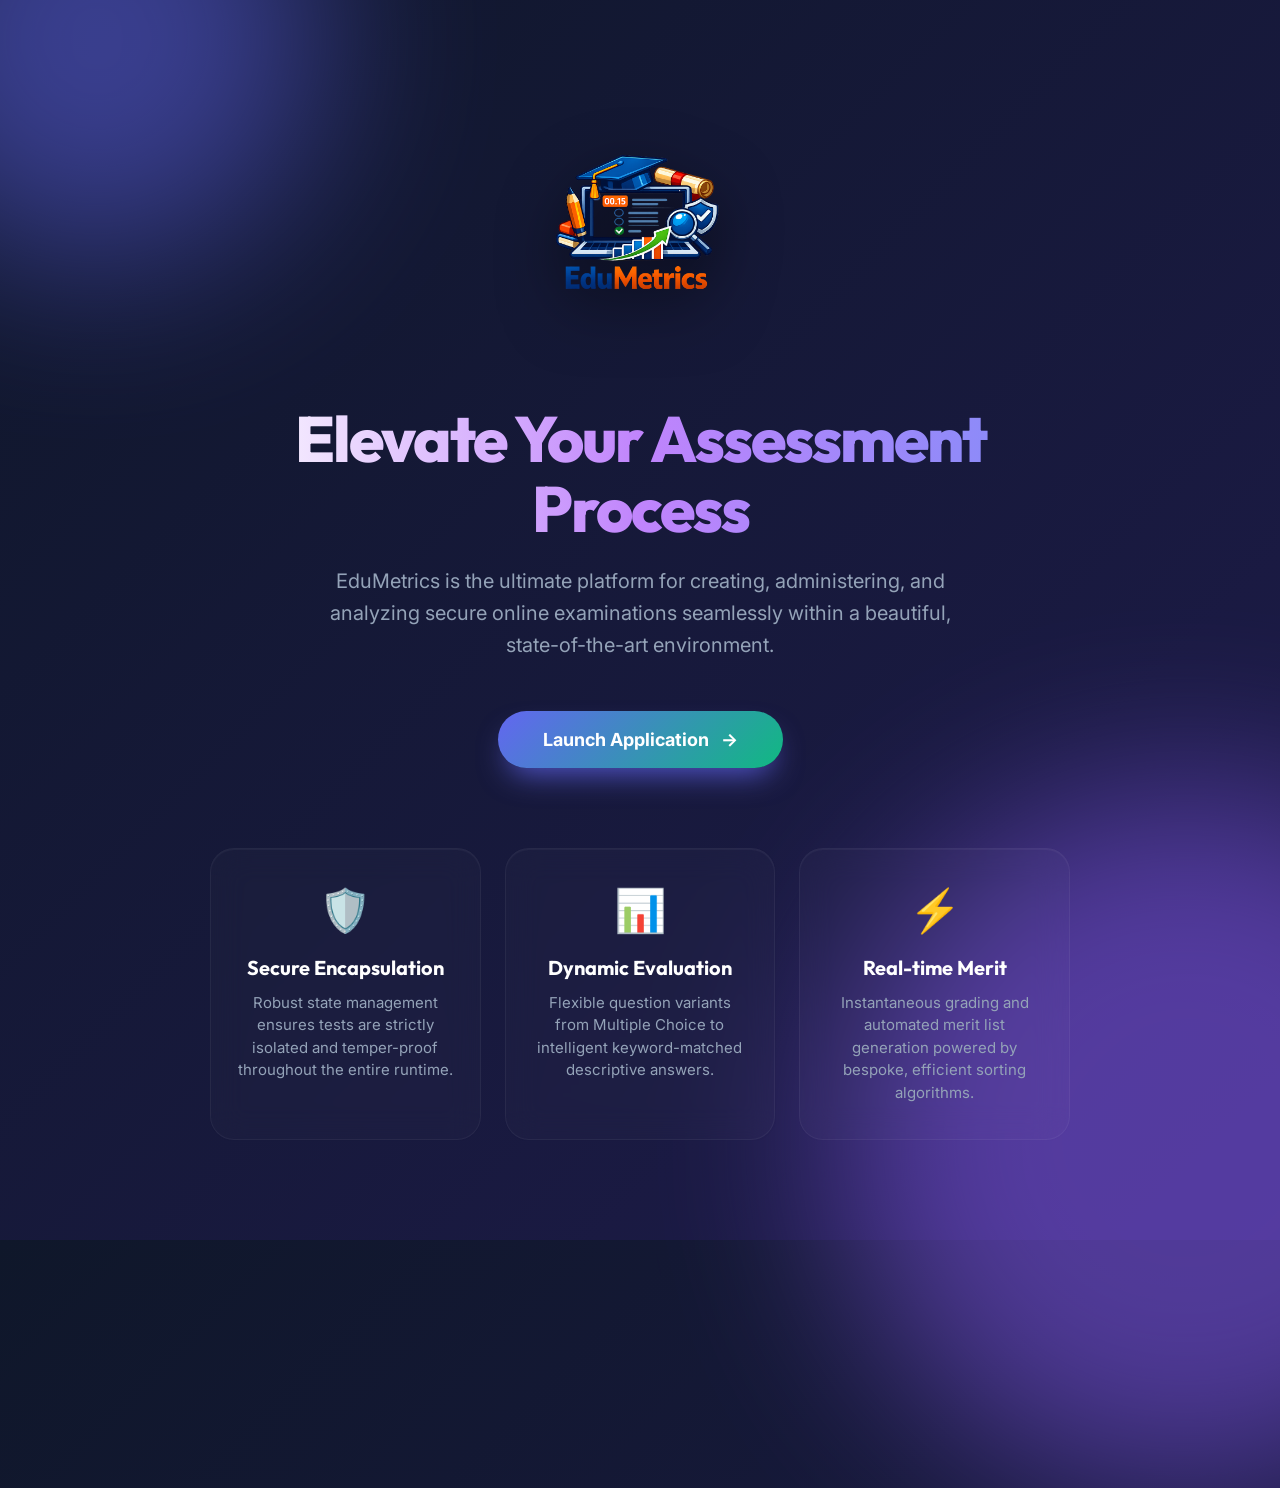
<file: index.html>
<!DOCTYPE html>
<html lang="en">
<head>
    <meta charset="UTF-8">
    <meta name="viewport" content="width=device-width, initial-scale=1.0">
    <title>EduMetrics | Secure Online Examination System</title>
    <meta name="description" content="EduMetrics provides a seamless and secure online assessment environment for institutions.">
    <link rel="icon" type="image/png" href="favicon.png">
    <link rel="stylesheet" href="styles.css">
    <link rel="stylesheet" href="landing.css">
</head>
<body>
    <div class="blob blob-1"></div>
    <div class="blob blob-2" style="width: 700px; height: 700px; bottom: -20%; right: -20%;"></div>

    <div class="landing-container">
        <img src="favicon.png" alt="EduMetrics Logo" class="hero-logo">
        
        <h1 class="hero-title">Elevate Your Assessment Process</h1>
        <p class="hero-subtitle">EduMetrics is the ultimate platform for creating, administering, and analyzing secure online examinations seamlessly within a beautiful, state-of-the-art environment.</p>
        
        <a href="app.html" class="cta-btn">Launch Application &nbsp; →</a>

        <div class="features-grid">
            <div class="feature-card">
                <span class="feature-icon">🛡️</span>
                <h3 class="feature-title">Secure Encapsulation</h3>
                <p class="feature-desc">Robust state management ensures tests are strictly isolated and temper-proof throughout the entire runtime.</p>
            </div>
            <div class="feature-card">
                <span class="feature-icon">📊</span>
                <h3 class="feature-title">Dynamic Evaluation</h3>
                <p class="feature-desc">Flexible question variants from Multiple Choice to intelligent keyword-matched descriptive answers.</p>
            </div>
            <div class="feature-card">
                <span class="feature-icon">⚡</span>
                <h3 class="feature-title">Real-time Merit</h3>
                <p class="feature-desc">Instantaneous grading and automated merit list generation powered by bespoke, efficient sorting algorithms.</p>
            </div>
        </div>
    </div>
</body>
</html>
</file>
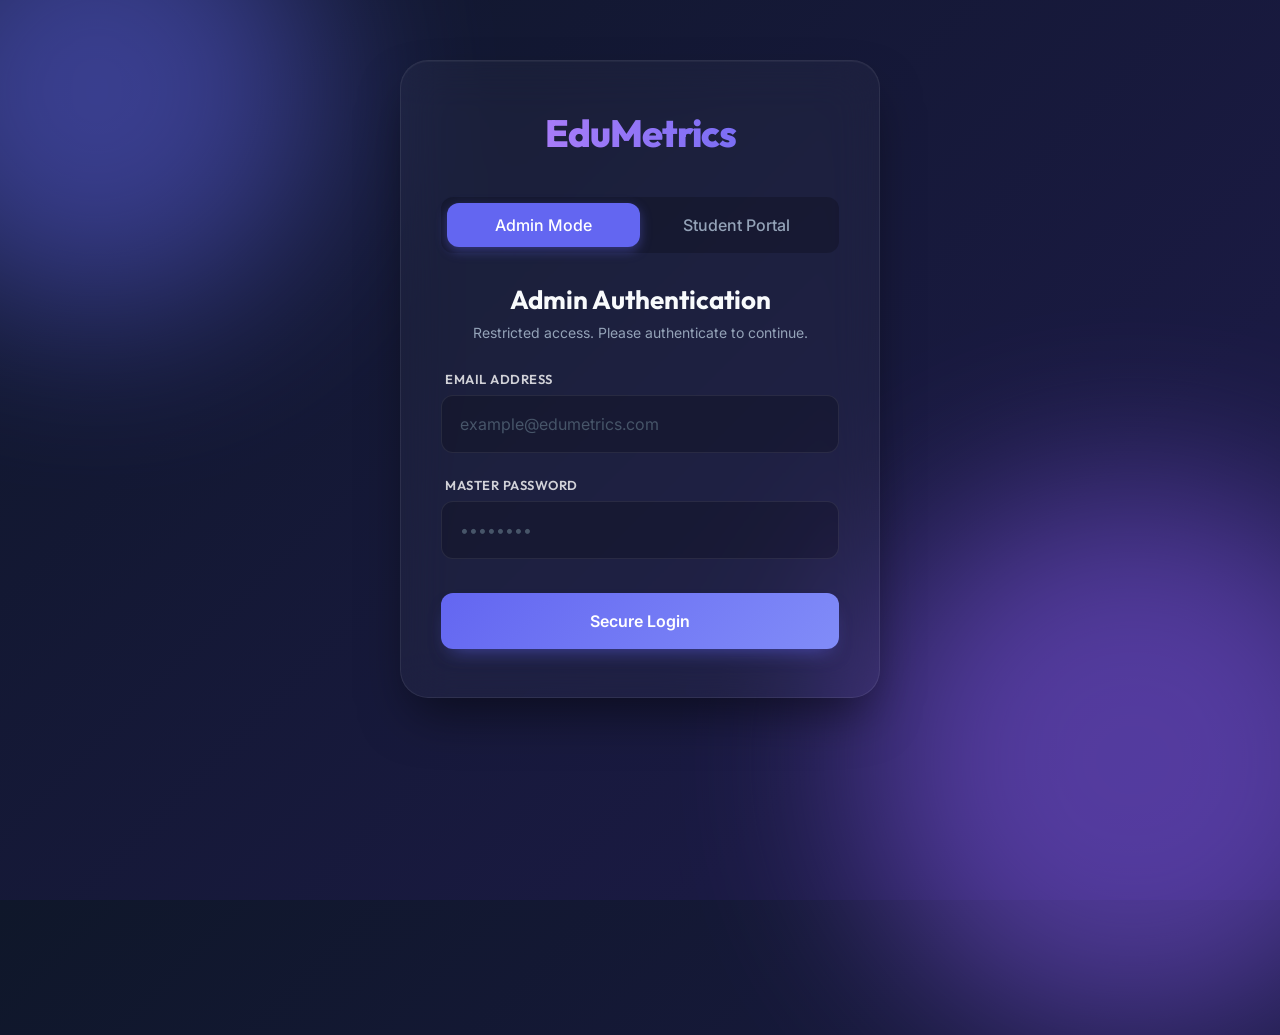
<file: app.html>
<!DOCTYPE html>
<html lang="en">
<head>
    <meta charset="UTF-8">
    <meta name="viewport" content="width=device-width, initial-scale=1.0">
    <title>EduMetrics | Secure Online Examination System</title>
    <meta name="description" content="EduMetrics provides a seamless and secure online assessment environment for institutions.">
    <link rel="icon" type="image/png" href="favicon.png">
    <link rel="stylesheet" href="styles.css">
</head>
<body>
    <div class="blob blob-1"></div>
    <div class="blob blob-2"></div>

    <main id="app">
        <h1>EduMetrics</h1>
        
        <!-- ROLE TOGGLE -->
        <div class="role-toggle">
            <button id="btn-admin-view" class="toggle-btn active">Admin Mode</button>
            <button id="btn-student-view" class="toggle-btn">Student Portal</button>
        </div>
        
        <!-- =============================== -->
        <!--        ADMIN SECTION            -->
        <!-- =============================== -->
        
        <!-- ADMIN AUTHENTICATION LOGIN -->
        <section id="admin-login-section">
            <div class="admin-card">
                <div class="admin-header">
                    <h2>Admin Authentication</h2>
                    <p>Restricted access. Please authenticate to continue.</p>
                </div>
                <div class="form-group">
                    <label for="admin-email">Email Address</label>
                    <input type="text" id="admin-email" placeholder="example@edumetrics.com">
                </div>
                <div class="form-group">
                    <label for="admin-password">Master Password</label>
                    <input type="password" id="admin-password" placeholder="••••••••">
                    <small id="pwd-error" style="color: #ef4444; font-size: 13px; font-weight: 500; margin-top: 8px; display: none;"></small>
                </div>
                <button id="admin-login-btn" class="enhanced-btn">Secure Login</button>
            </div>
        </section>

        <!-- ADMIN DASHBOARD (HIDDEN UNTIL LOGIN) -->
        <section id="admin-section" style="display: none;">
            
            <!-- STEP 1: EXAM CONFIGURATION -->
            <div id="admin-step-1" class="admin-card">
                <div class="admin-header">
                    <h2>Configure Exam</h2>
                    <p>Setup the global constraints for the upcoming assessment.</p>
                </div>
                
                <div class="form-group">
                    <label for="admin-course-name">Course Name / Title</label>
                    <input type="text" id="admin-course-name" placeholder="e.g., CS101: Data Structures">
                </div>
                
                <div class="form-grid">
                    <div class="form-group">
                        <label for="admin-total-marks">Total Marks Allocated</label>
                        <input type="number" id="admin-total-marks" placeholder="e.g., 100" min="1">
                    </div>
                    <div class="form-group">
                        <label for="admin-time-limit">Time Limit (Minutes)</label>
                        <input type="number" id="admin-time-limit" placeholder="e.g., 60" min="1">
                    </div>
                </div>
                
                <div class="form-group">
                    <label for="admin-passing-marks">Minimum Passing Threshold</label>
                    <input type="number" id="admin-passing-marks" placeholder="e.g., 40" min="1">
                </div>
                
                <button id="admin-create-btn" class="enhanced-btn">Initialize Exam Template</button>
            </div>
            
            <!-- STEP 2: DYNAMIC QUESTION BUILDER -->
            <div id="admin-step-2" class="admin-card" style="display: none;">
                <div class="admin-header">
                    <h2>Question Builder</h2>
                    <p>Construct dynamic evaluation logic into the template.</p>
                </div>
                
                <div id="question-builder-form">
                    <div class="form-group">
                        <label for="q-type-select">Format Type</label>
                        <select id="q-type-select">
                            <option value="mcq">Multiple Choice (MCQ)</option>
                            <option value="tf">True / False</option>
                            <option value="desc">Descriptive</option>
                        </select>
                    </div>
                    
                    <div class="form-group">
                        <label for="q-text">Question Prompt</label>
                        <textarea id="q-text" rows="2" placeholder="Write your question here..."></textarea>
                    </div>

                    <div class="form-group">
                        <label for="q-marks">Marks Allocated</label>
                        <input type="number" id="q-marks" placeholder="e.g., 10">
                    </div>
                    
                    <!-- DYNAMIC PANELS -->
                    <div id="variant-mcq" class="variant-panel">
                        <label class="variant-label">Define Options & Select Correct Route:</label>
                        <div class="mcq-option-row">
                            <input type="radio" name="mcq-correct" value="0" checked>
                            <input type="text" class="mcq-input" placeholder="Option 1">
                        </div>
                        <div class="mcq-option-row">
                            <input type="radio" name="mcq-correct" value="1">
                            <input type="text" class="mcq-input" placeholder="Option 2">
                        </div>
                        <div class="mcq-option-row">
                            <input type="radio" name="mcq-correct" value="2">
                            <input type="text" class="mcq-input" placeholder="Option 3">
                        </div>
                        <div class="mcq-option-row">
                            <input type="radio" name="mcq-correct" value="3">
                            <input type="text" class="mcq-input" placeholder="Option 4">
                        </div>
                    </div>
                    
                    <div id="variant-tf" class="variant-panel" style="display: none;">
                        <label class="variant-label">Designated Correct Answer:</label>
                        <select id="tf-correct-val">
                            <option value="true">True</option>
                            <option value="false">False</option>
                        </select>
                    </div>
                    
                    <div id="variant-desc" class="variant-panel" style="display: none;">
                        <label class="variant-label">Target Keywords (comma-separated):</label>
                        <input type="text" id="desc-keywords" placeholder="e.g., loop, array, function">
                    </div>
                    
                    <button id="admin-add-q-btn" class="secondary-btn">+ Embed Question</button>
                </div>
                
                <div class="admin-summary">
                    <p class="count-tag">Questions Queued: <span id="q-count">0</span></p>
                    <button id="admin-deploy-btn" class="deploy-btn">Publish & Deploy Exam</button>
                </div>
            </div>
        </section>

        <!-- =============================== -->
        <!--       STUDENT SECTION           -->
        <!-- =============================== -->
        
        <!-- LOGIN SECTION -->
        <section id="login-section" style="display: none;">
            <h2>Student Portal</h2>
            <p style="margin-bottom: 24px; text-align: center;">Authenticate to begin your secure assessment iteration.</p>
            
            <input type="text" id="student-name" placeholder="Enter Full Name" aria-label="Student Full Name">
            
            <button id="start-btn">Initialize Exam Session</button>
        </section>

        <!-- EXAM RUNTIME SECTION -->
        <section id="exam-section" style="display: none;" aria-live="polite">
            <h2 id="student-greeting" style="font-size: 20px;"></h2>
            <h3 id="exam-title" style="color: #a855f7; font-size: 16px; font-weight: 500;"></h3>
            
            <div id="question-container">
                <p id="question-text"></p>
                <div id="options-container"></div>
            </div>
            
            <div style="display: flex; gap: 12px; margin-top: 24px;">
                <button id="undo-btn" class="secondary-btn" style="flex: 1; display: none;">Undo Last</button>
                <button id="submit-btn" style="flex: 2;">Confirm & Submit</button>
            </div>
        </section>

        <!-- RESULT SECTION -->
        <section id="result-section" style="display: none;">
            <h2>Assessment Concluded</h2>
            <p>Your responses have been securely computed.</p>
            <div id="score-display"></div>
            <button id="merit-list-btn" class="secondary-btn">Review Merit Logs (Console)</button>
        </section>

    </main>
    
    <script src="app.js"></script>
</body>
</html>
</file>
<file: styles.css>
@import url('https://fonts.googleapis.com/css2?family=Inter:wght@300;400;600;800&family=Outfit:wght@500;700&display=swap');

:root {
    --primary: #6366f1;
    --primary-hover: #4f46e5;
    --bg-gradient-start: #0f172a;
    --bg-gradient-end: #1e1b4b;
    --card-bg: rgba(255, 255, 255, 0.03);
    --card-border: rgba(255, 255, 255, 0.08);
    --text-main: #f8fafc;
    --text-muted: #94a3b8;
    --accent: #10b981;
}

* {
    box-sizing: border-box;
    margin: 0;
    padding: 0;
}

body {
    font-family: 'Inter', sans-serif;
    min-height: 100vh;
    background: linear-gradient(135deg, var(--bg-gradient-start), var(--bg-gradient-end));
    color: var(--text-main);
    display: flex;
    justify-content: center;
    align-items: flex-start;
    padding: 60px 20px;
    overflow-x: hidden;
    position: relative;
}

/* Background Animated Blobs */
.blob {
    position: absolute;
    filter: blur(90px);
    z-index: -1;
    opacity: 0.5;
    animation: float 10s ease-in-out infinite;
    border-radius: 50%;
}
.blob-1 {
    top: -15%; left: -10%; width: 450px; height: 450px; background: #6366f1;
}
.blob-2 {
    bottom: -15%; right: -10%; width: 550px; height: 550px; background: #8b5cf6; animation-delay: -5s;
}

@keyframes float {
    0%, 100% { transform: translateY(0) scale(1); }
    50% { transform: translateY(-40px) scale(1.05); }
}

/* Main Container: Glassmorphism */
#app {
    background: var(--card-bg);
    border: 1px solid var(--card-border);
    backdrop-filter: blur(24px);
    -webkit-backdrop-filter: blur(24px);
    border-radius: 28px;
    padding: 48px 40px;
    width: 100%;
    max-width: 480px;
    box-shadow: 0 25px 50px -12px rgba(0, 0, 0, 0.5), inset 0 1px 1px rgba(255, 255, 255, 0.05);
    z-index: 10;
}

h1, h2, h3 {
    font-family: 'Outfit', sans-serif;
    text-align: center;
    margin-bottom: 24px;
}

h1 {
    font-size: 38px;
    background: linear-gradient(to right, #c084fc, #6366f1);
    -webkit-background-clip: text;
    -webkit-text-fill-color: transparent;
    font-weight: 800;
    margin-bottom: 40px;
    letter-spacing: -1px;
}

h2 {
    font-size: 26px;
    color: var(--text-main);
    margin-bottom: 8px;
}

p, label {
    font-size: 15px;
    color: var(--text-muted);
}

/* Form Elements */
input[type="text"], input[type="password"], input[type="number"], textarea {
    width: 100%;
    background: rgba(0, 0, 0, 0.2);
    border: 1px solid var(--card-border);
    color: white;
    padding: 18px;
    border-radius: 12px;
    font-family: 'Inter', sans-serif;
    font-size: 16px;
    margin-bottom: 24px;
    transition: all 0.3s ease;
}
input[type="text"]::placeholder, input[type="password"]::placeholder, input[type="number"]::placeholder, textarea::placeholder {
    color: #475569;
}

input[type="text"]:focus, input[type="password"]:focus, input[type="number"]:focus, textarea:focus {
    outline: none;
    border-color: var(--primary);
    box-shadow: 0 0 0 4px rgba(99, 102, 241, 0.15);
}

/* Buttons */
button {
    width: 100%;
    padding: 18px;
    background: linear-gradient(135deg, var(--primary), #4f46e5);
    color: white;
    font-size: 16px;
    font-weight: 600;
    border: none;
    border-radius: 12px;
    cursor: pointer;
    font-family: 'Inter', sans-serif;
    transition: all 0.3s cubic-bezier(0.4, 0, 0.2, 1);
    box-shadow: 0 10px 20px -10px rgba(99, 102, 241, 0.7);
}

button:hover {
    transform: translateY(-2px);
    box-shadow: 0 15px 25px -10px rgba(99, 102, 241, 0.9);
}

button:active {
    transform: translateY(1px);
    box-shadow: 0 5px 10px -10px rgba(99, 102, 241, 0.5);
}

button.secondary-btn {
    background: rgba(255, 255, 255, 0.05);
    box-shadow: none;
    border: 1px solid rgba(255,255,255,0.1);
    color: var(--text-muted);
}

button.secondary-btn:hover {
    background: rgba(255, 255, 255, 0.1);
    color: white;
    box-shadow: none;
}

/* Exam Section specific */
#question-container {
    background: rgba(0,0,0,0.15);
    border: 1px solid rgba(255,255,255,0.03);
    border-radius: 16px;
    padding: 28px;
    margin-bottom: 8px;
}

#question-text {
    font-size: 19px;
    color: white;
    font-weight: 600;
    margin-bottom: 24px;
    line-height: 1.6;
}

#options-container > div {
    display: flex;
    align-items: center;
    background: rgba(255, 255, 255, 0.03);
    border: 1px solid var(--card-border);
    padding: 16px;
    border-radius: 12px;
    margin-bottom: 12px;
    transition: all 0.2s ease;
    cursor: pointer;
}

#options-container > div:hover {
    background: rgba(255, 255, 255, 0.08);
    border-color: rgba(255, 255, 255, 0.2);
    transform: translateX(4px);
}

input[type="radio"] {
    appearance: none;
    width: 22px;
    height: 22px;
    border: 2px solid var(--text-muted);
    border-radius: 50%;
    margin-right: 14px;
    position: relative;
    cursor: pointer;
    transition: all 0.2s ease;
}

input[type="radio"]:checked {
    border-color: var(--primary);
}

input[type="radio"]:checked::after {
    content: '';
    position: absolute;
    width: 12px;
    height: 12px;
    background: var(--primary);
    border-radius: 50%;
    top: 50%;
    left: 50%;
    transform: translate(-50%, -50%);
}

#score-display {
    font-size: 24px;
    color: var(--text-main);
    text-align: center;
    font-family: 'Outfit', sans-serif;
    margin-top: 30px;
    margin-bottom: 40px;
    padding: 20px;
    background: rgba(16, 185, 129, 0.1);
    border: 1px solid rgba(16, 185, 129, 0.2);
    border-radius: 16px;
}

/* ============================ */
/*    ADMIN DASHBOARD STYLES    */
/* ============================ */

/* Admin Form Enhancements */
.admin-header {
    text-align: center;
    margin-bottom: 30px;
}
.admin-header h2 {
    margin-bottom: 8px;
}
.admin-header p {
    color: var(--text-muted);
    font-size: 14px;
}

.form-group {
    display: flex;
    flex-direction: column;
    margin-bottom: 24px;
    text-align: left;
}
.form-group label, .variant-label {
    font-family: 'Outfit', sans-serif;
    font-size: 13px;
    font-weight: 600;
    color: rgba(255, 255, 255, 0.8);
    text-transform: uppercase;
    letter-spacing: 0.5px;
    margin-bottom: 8px;
    margin-left: 4px;
}
.form-group input, .form-group select, .form-group textarea {
    margin-bottom: 0;
}

.form-grid {
    display: grid;
    grid-template-columns: 1fr 1fr;
    gap: 16px;
}

.enhanced-btn {
    margin-top: 10px;
    background: linear-gradient(135deg, var(--primary) 0%, #818cf8 100%);
    box-shadow: 0 10px 20px -10px rgba(99, 102, 241, 0.6);
}

.admin-summary {
    margin-top: 30px;
    text-align: center;
}
.count-tag {
    margin-bottom: 12px;
    font-weight: bold;
    color: white;
    background: rgba(0,0,0,0.3);
    padding: 8px 16px;
    border-radius: 20px;
    display: inline-block;
}
.deploy-btn {
    background: var(--accent);
    box-shadow: 0 10px 20px -10px rgba(16, 185, 129, 0.7);
}

/* Role Toggle */
.role-toggle {
    display: flex;
    background: rgba(0, 0, 0, 0.2);
    border-radius: 12px;
    margin-bottom: 30px;
    padding: 6px;
}

.toggle-btn {
    flex: 1;
    background: transparent;
    box-shadow: none;
    color: var(--text-muted);
    font-weight: 500;
    padding: 12px;
    margin: 0;
}

.toggle-btn.active {
    background: var(--primary);
    color: white;
    box-shadow: 0 4px 12px rgba(99, 102, 241, 0.4);
}

.toggle-btn:hover:not(.active) {
    background: rgba(255, 255, 255, 0.05);
    transform: none;
    box-shadow: none;
}

/* Layout Utilities */
.flex-row {
    display: flex;
    gap: 12px;
}

/* Select Dropdown */
select {
    width: 100%;
    background: rgba(0, 0, 0, 0.2);
    border: 1px solid var(--card-border);
    color: white;
    padding: 18px;
    border-radius: 12px;
    font-family: 'Inter', sans-serif;
    font-size: 16px;
    margin-bottom: 24px;
    cursor: pointer;
}

select option {
    background: var(--bg-gradient-end);
    color: white;
}

/* Dynamic Panels */
.variant-panel {
    background: rgba(0,0,0,0.1);
    border: 1px dashed rgba(255,255,255,0.2);
    border-radius: 12px;
    padding: 16px;
    margin-bottom: 24px;
}

.mcq-option-row {
    display: flex;
    align-items: center;
    margin-top: 10px;
}

.mcq-option-row input[type="text"] {
    margin-bottom: 0;
}
</file>
<file: landing.css>
/* Landing Page Specific Styles */
.landing-container {
    text-align: center;
    max-width: 900px;
    margin: 0 auto;
    padding: 40px 20px;
    z-index: 10;
    position: relative;
    display: flex;
    flex-direction: column;
    align-items: center;
}

.hero-logo {
    width: 280px;
    height: auto;
    margin-bottom: 24px;
    filter: drop-shadow(0 20px 30px rgba(0,0,0,0.5));
    animation: float-logo 6s ease-in-out infinite;
}

@keyframes float-logo {
    0%, 100% { transform: translateY(0) scale(1); }
    50% { transform: translateY(-15px) scale(1.02); }
}

.hero-title {
    font-size: 64px;
    font-family: 'Outfit', sans-serif;
    font-weight: 800;
    line-height: 1.1;
    margin-bottom: 20px;
    background: linear-gradient(to right, #ffffff, #c084fc, #818cf8);
    -webkit-background-clip: text;
    -webkit-text-fill-color: transparent;
    letter-spacing: -2px;
}

.hero-subtitle {
    font-size: 20px;
    color: var(--text-muted);
    margin-bottom: 50px;
    max-width: 650px;
    line-height: 1.6;
}

.cta-btn {
    display: inline-flex;
    align-items: center;
    justify-content: center;
    padding: 18px 45px;
    font-size: 18px;
    font-weight: 700;
    text-decoration: none;
    color: white;
    border-radius: 50px;
    background: linear-gradient(135deg, var(--primary), var(--accent));
    box-shadow: 0 15px 30px -10px rgba(99, 102, 241, 0.8);
    transition: all 0.3s cubic-bezier(0.4, 0, 0.2, 1);
}

.cta-btn:hover {
    transform: translateY(-3px) scale(1.05);
    box-shadow: 0 20px 40px -10px rgba(99, 102, 241, 1);
    color: white;
}

.features-grid {
    display: grid;
    grid-template-columns: repeat(auto-fit, minmax(250px, 1fr));
    gap: 24px;
    margin-top: 80px;
    width: 100%;
}

.feature-card {
    background: rgba(255, 255, 255, 0.02);
    border: 1px solid rgba(255, 255, 255, 0.05);
    border-radius: 24px;
    padding: 35px 25px;
    backdrop-filter: blur(16px);
    transition: all 0.4s ease;
    text-align: center;
    box-shadow: inset 0 1px 1px rgba(255, 255, 255, 0.05);
}

.feature-card:hover {
    transform: translateY(-10px);
    background: rgba(255, 255, 255, 0.06);
    border-color: rgba(255, 255, 255, 0.15);
    box-shadow: 0 20px 40px rgba(0,0,0,0.3), inset 0 1px 1px rgba(255, 255, 255, 0.1);
}

.feature-icon {
    font-size: 42px;
    margin-bottom: 20px;
    display: block;
}

.feature-title {
    font-size: 20px;
    font-weight: 700;
    margin-bottom: 12px;
    color: white;
    font-family: 'Outfit', sans-serif;
}

.feature-desc {
    font-size: 15px;
    color: var(--text-muted);
    line-height: 1.5;
}
</file>
